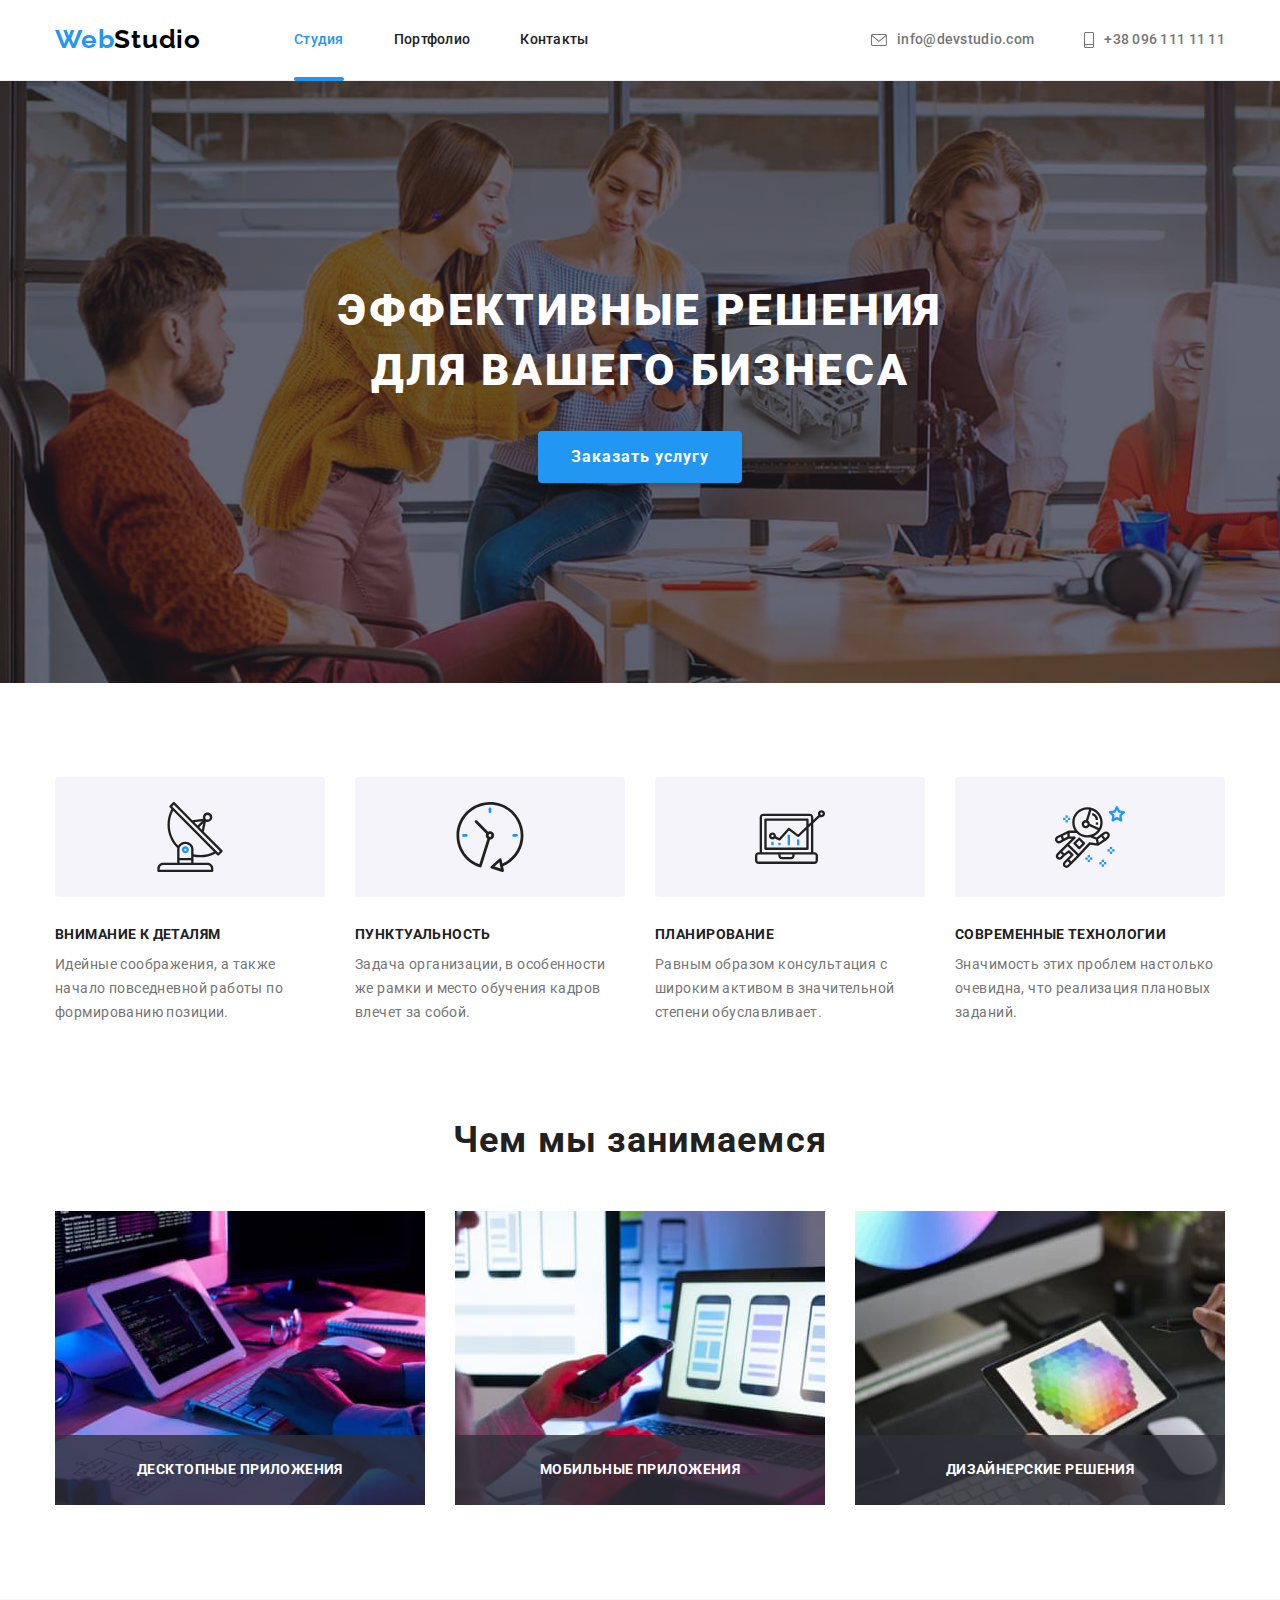
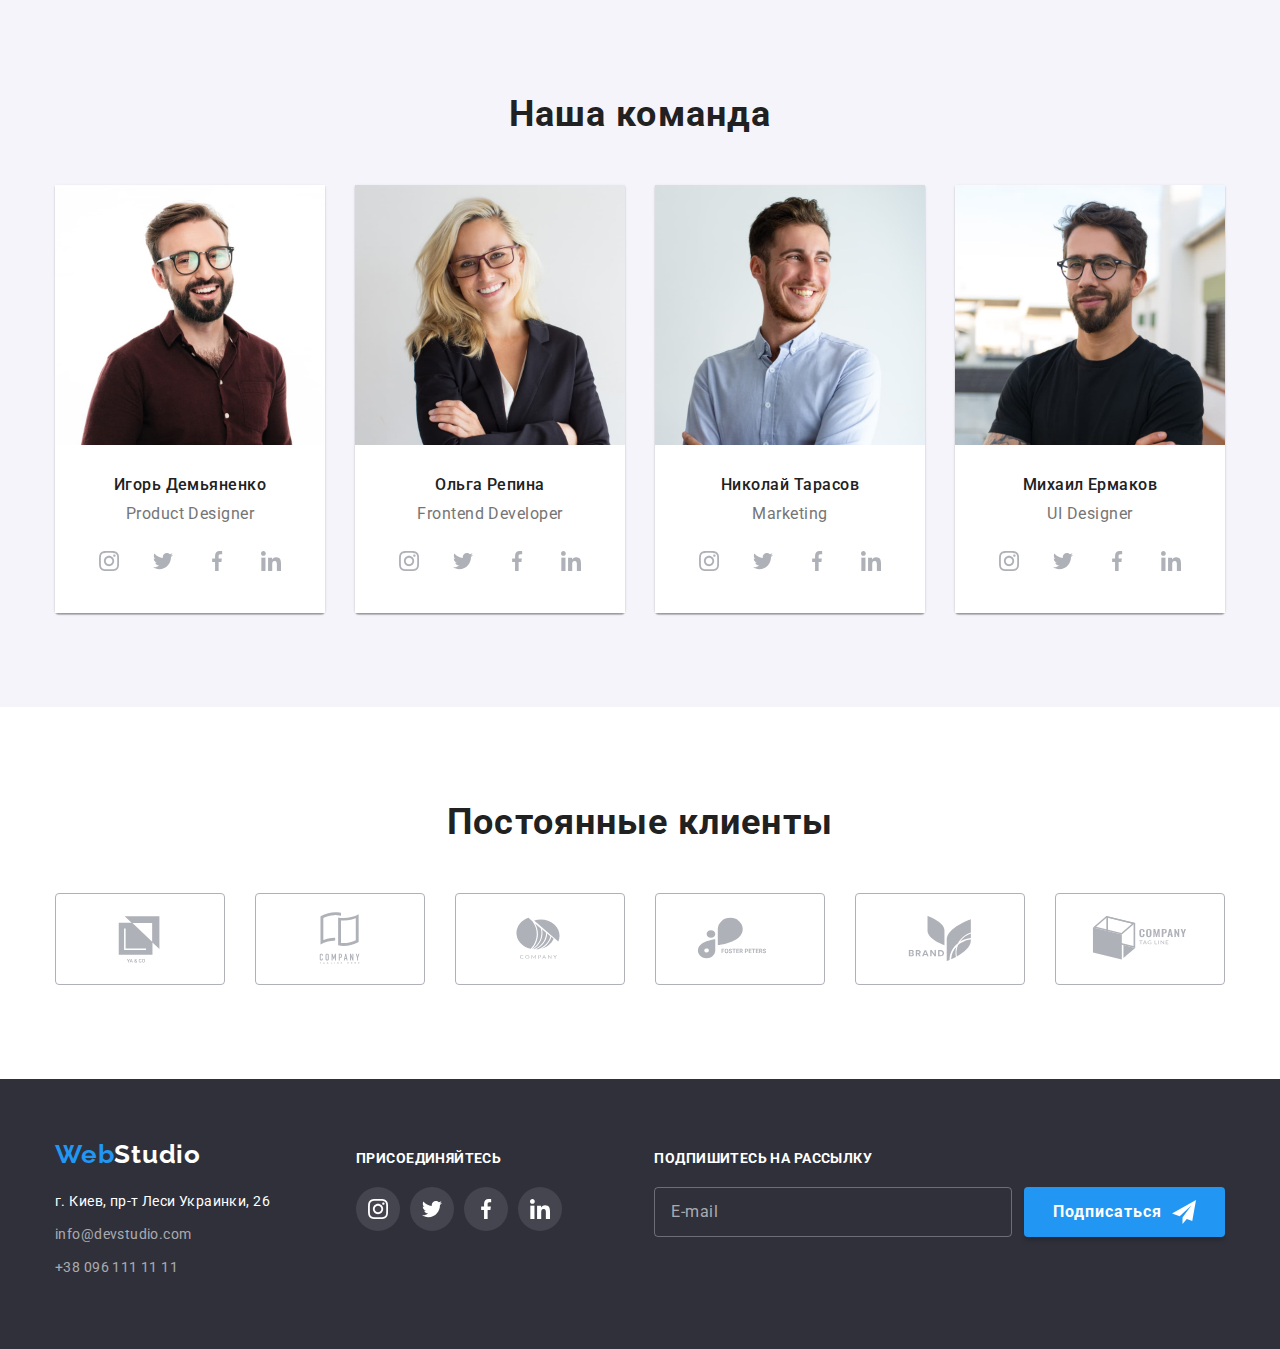
<file: index.html>
<!DOCTYPE html>
<html lang="ru">
<head>
    <meta charset="UTF-8">
    <meta http-equiv="X-UA-Compatible" content="IE=edge">
    <meta name="viewport" content="width=device-width, initial-scale=1.0">
    <title>Web studio</title>
    <link rel="preconnect" href="https://fonts.googleapis.com">
    <link rel="preconnect" href="https://fonts.gstatic.com" crossorigin>
    <link href="https://fonts.googleapis.com/css2?family=Raleway:wght@700&family=Roboto:wght@400;500;700;900&display=swap"
        rel="stylesheet">
        <link rel="stylesheet" href="https://cdnjs.cloudflare.com/ajax/libs/modern-normalize/1.1.0/modern-normalize.min.css">
        <link rel="stylesheet" href="./css/main.min.css">    
</head>
<body>
    <header class="header">
        <div class="container container_nav_centered">
        <a class="link logo header__logo" href="./index.html"> <span class="logo-secondary">Web</span>Studio</a>
    <nav class="header__nav">
        <ul class="list header__list">
            <li class="header__item">
                <a class="link header__link header__link_current" href="./index.html">Студия</a>
            </li >
            <li class="header__item">
                <a class="link header__link" href="./portfolio.html">Портфолио</a>
            </li >
            <li class="header__item">
                <a class="link header__link" href="">Контакты</a>
            </li >
        </ul>
    </nav >
        <ul class="list header__contacts">
            <li class="header__contacts-item">
                <a class="link header__contacts-link" href="mailto:info@devstudio.com">
                <svg class="header__contacts-icon"
                    width="16px"
                    height="12px">
                    <use href="./images/icons.svg.svg#icon-envelope"></use>
                </svg>
                <p class="header__contacts-mail">
                    info@devstudio.com
                </p></a>
            </li> 
            <li  class="header__contacts-item" >
                <a class="link header__contacts-link" href="tel:+380961111111">
                <svg class="header__contacts-icon"
                width="10px" 
                height="16px">
                <use href="./images/icons.svg.svg#icon-smartphone"></use>
                </svg>  
                <p class="header__contacts-phone">
                    +38 096 111 11 11
                </p>
            </a>
            </li>
        </ul>
    </div>
</header>
    <main>
        <!-- Герой -->
        <section class="hero">
            <div class="container">
            <h1 class="hero__title">Эффективные решения <br> для вашего бизнеса</h1>
            <button class=" btn action-btn hero__action-btn" type="button" data-modal-open>Заказать услугу</button>
            </div>
        </section>
        <section class="features">
           <div class="container">
                <!-- потом будет скрыто -->
            <h2 class="visually-hidden">Наши отличия</h2>
            <ul class="list features__list">
                <li class="features__item">
                    <div class="features__box">
                        <svg
                        width="70px"
                        height="70px">
                            <use href="./images/icons.svg.svg#icon-antenna-1"></use>
                        </svg>
                    </div>
                    <h3 class="features__after-title">Внимание к деталям</h3>
                    <p class="features__text">Идейные соображения, а также начало повседневной работы по формированию позиции.</p>
                </li>
                <li class="features__item">
                    <div class="features__box">
                        <svg 
                        width="70px"
                        height="70px">
                            <use href="./images/icons.svg.svg#icon-clock-1"></use>
                        </svg>
                    </div>
                    <h3 class="features__after-title">Пунктуальность</h3>
                    <p class="features__text">Задача организации, в особенности же рамки и место обучения кадров влечет за собой.</p>
                </li>
                <li class="features__item">
                    <div class="features__box">
                        <svg 
                        width="70px"
                        height="70px">
                            <use href="./images/icons.svg.svg#icon-diagram-1"></use>
                        </svg>
                    </div>
                    <h3 class="features__after-title">Планирование</h3>
                    <p class="features__text">Равным образом консультация с широким активом в значительной степени обуславливает.</p>
                </li>
                <li class="features__item">
                    <div class="features__box">
                        <svg 
                        width="70px"
                        height="70px">
                            <use href="./images/icons.svg.svg#icon-astronaut-1"></use>
                        </svg>
                    </div>
                    <h3 class="features__after-title">Современные технологии</h3>
                    <p class="features__text">Значимость этих проблем настолько очевидна, что реализация плановых заданий.</p>
                </li>
            </ul>
           </div>
        </section>
        <section class="work">
         <div class="container">
            <h2 class="title">Чем мы занимаемся</h2>
            <ul class="list work__list">
                <li class="work__item">
                    <img class="img " src="./images/what-we-do1.jpg" 
                    alt="программист пишет код"
                    width="370">   
                    <div class="work__after-title-div">
                        <h3 class="work__after-title">
                            Десктопные приложения
                        </h3>
                    </div>
                </li>
                <li class="work__item">
                    <img class="img " src="./images/what-we-do2.jpg"
                    alt="тестирование продукта"
                    width="370">
                    <div class="work__after-title-div">
                        <h3 class="work__after-title">
                            Мобильные приложения
                        </h3>
                    </div>
                </li>
                <li class="work__item">
                    <img class="img " src="./images/what-we-do3.jpg" 
                    alt="дизайн"
                    width="370">
                    <div class="work__after-title-div">
                        <h3 class="work__after-title">
                            Дизайнерские решения
                        </h3>
                    </div>
                </li>
            </ul>
         </div>
        </section>
        <!-- Наша команда -->
        <section class="team">
           <div class="container">
            <h2 class="title">Наша команда</h2>
            <ul class="list team__list">
                <li class="team__item">
                    <img class="img" src="./images/our-team1.jpg" 
                    alt="Фото работника - 1"
                    width="270">
                    <div class="team__members-box">
                        <h3 class="team__after-title">Игорь Демьяненко</h3>
                        <p class="card-text team__card-text">Product Designer</p>
                        <ul class="social-list list">
                            <li >
                                <a class="social-list__link link" href="">
                                    <svg class="social-list__icon" width="20" height="20">
                                        <use href="./images/icons.svg.svg#instagram"></use>
                                    </svg>
                                </a>
                            </li>
                            <li >
                                <a class="social-list__link link" href="">
                                    <svg class="social-list__icon" width="20" height="20">
                                        <use href="./images/icons.svg.svg#twitter"></use>
                                    </svg>
                                </a>
                            </li>
                            <li >
                                <a class="social-list__link link" href="">
                                    <svg class="social-list__icon" width="20" height="20">
                                        <use href="./images/icons.svg.svg#facebook"></use>
                                    </svg>
                                </a>
                            </li>
                            <li >
                                <a class="social-list__link link" href="">
                                    <svg class="social-list__icon" width="20" height="20">
                                        <use href="./images/icons.svg.svg#linkedin"></use>
                                    </svg>
                                </a>
                            </li>
                        </ul>
                    </div>
                </li>
                <li class="team__item">
                    <img class="img" src="./images/our-team2.jpg" 
                    alt="Фото работника - 2"
                    width="270">
                    <div class="team__members-box">
                        <h3 class="team__after-title">Ольга Репина</h3>
                        <p class="card-text team__card-text">Frontend Developer</p>
                        <ul class="social-list list">
                            <li >
                                <a class="social-list__link link" href="">
                                    <svg class="social-list__icon" width="20" height="20">
                                        <use href="./images/icons.svg.svg#instagram"></use>
                                    </svg>
                                </a>
                            </li>
                            <li >
                                <a class="social-list__link link" href="">
                                    <svg class="social-list__icon" width="20" height="20">
                                        <use href="./images/icons.svg.svg#twitter"></use>
                                    </svg>
                                </a>
                            </li>
                            <li >
                                <a class="social-list__link link" href="">
                                    <svg class="social-list__icon" width="20" height="20">
                                        <use href="./images/icons.svg.svg#facebook"></use>
                                    </svg>
                                </a>
                            </li>
                            <li >
                                <a class="social-list__link link" href="">
                                    <svg class="social-list__icon" width="20" height="20">
                                        <use href="./images/icons.svg.svg#linkedin"></use>
                                    </svg>
                                </a>
                            </li>
                        </ul>
                    </div>
                </li>
                <li class="team__item">
                   <img class="img" src="./images/our-team3.jpg" 
                   alt="Фото работника - 3"
                   width="270">
                    <div class="team__members-box">
                        <h3 class="team__after-title">Николай Тарасов</h3>
                        <p class="card-text team__card-text">Marketing</p>
                        <ul class="social-list list">
                            <li >
                                <a class="social-list__link link" href="">
                                    <svg class="social-list__icon" width="20" height="20">
                                        <use href="./images/icons.svg.svg#instagram"></use>
                                    </svg>
                                </a>
                            </li>
                            <li >
                                <a class="social-list__link link" href="">
                                    <svg class="social-list__icon" width="20" height="20">
                                        <use href="./images/icons.svg.svg#twitter"></use>
                                    </svg>
                                </a>
                            </li>
                            <li >
                                <a class="social-list__link link" href="">
                                    <svg class="social-list__icon" width="20" height="20">
                                        <use href="./images/icons.svg.svg#facebook"></use>
                                    </svg>
                                </a>
                            </li>
                            <li >
                                <a class="social-list__link link" href="">
                                    <svg class="social-list__icon" width="20" height="20">
                                        <use href="./images/icons.svg.svg#linkedin"></use>
                                    </svg>
                                </a>
                            </li>
                        </ul>
                    </div>
                </li>
                <li class="team__item">
                    <img class="img" src="./images/our-team4.jpg" 
                    alt="Фото работника - 4"
                    width="270">
                    <div class="team__members-box">
                        <h3 class="team__after-title">Михаил Ермаков</h3>
                        <p class="card-text team__card-text">UI Designer</p>
                        <ul class="social-list list">
                            <li >
                                <a class="social-list__link link" href="">
                                    <svg class="social-list__icon" width="20" height="20">
                                        <use href="./images/icons.svg.svg#instagram"></use>
                                    </svg>
                                </a>
                            </li>
                            <li >
                                <a class="social-list__link link" href="">
                                    <svg class="social-list__icon" width="20" height="20">
                                        <use href="./images/icons.svg.svg#twitter"></use>
                                    </svg>
                                </a>
                            </li>
                            <li >
                                <a class="social-list__link link" href="">
                                    <svg class="social-list__icon" width="20" height="20">
                                        <use href="./images/icons.svg.svg#facebook"></use>
                                    </svg>
                                </a>
                            </li>
                            <li >
                                <a class="social-list__link link" href="">
                                    <svg class="social-list__icon" width="20" height="20">
                                        <use href="./images/icons.svg.svg#linkedin"></use>
                                    </svg>
                                </a>
                            </li>
                        </ul>
                    </div>
                </li>
            </ul>
           </div>
        </section>
        <section class="clients">
            <div class="container">
                <h2 class="title">Постоянные клиенты</h2>
            <ul class="list clients__list">
                <li class="clients__list-item">
                    <a href="" class="link clients__list-link">
                        <svg class="clients__list-icon"
                        width="106" 
                        height="60">
                            <use href="./images/icons.svg.svg#icon-logo"></use>
                        </svg>
                    </a>
                </li>
                <li class="clients__list-item">
                    <a href="" class="link clients__list-link">
                        <svg class="clients__list-icon"
                        width="106" 
                        height="60">
                            <use href="./images/icons.svg.svg#icon-logo-1"></use>
                        </svg>
                    </a>
                </li>
                <li class="clients__list-item">
                    <a href="" class="link clients__list-link">
                        <svg class="clients__list-icon"
                        width="106" 
                        height="60">
                            <use href="./images/icons.svg.svg#icon-logo-2"></use>
                        </svg>
                    </a>
                </li>
                <li class="clients__list-item">
                    <a href="" class="link clients__list-link">
                        <svg class="clients__list-icon"
                        width="106" 
                        height="60">
                            <use href="./images/icons.svg.svg#icon-logo-3"></use>
                        </svg>
                    </a>
                </li>
                <li class="clients__list-item">
                    <a href="" class="link clients__list-link">
                        <svg class="clients__list-icon"
                        width="106" 
                        height="60">
                            <use href="./images/icons.svg.svg#icon-logo-4"></use>
                        </svg>
                    </a>
                </li>
                <li class="clients__list-item">
                    <a href="" class="link clients__list-link">
                        <svg class="clients__list-icon"
                        width="106" 
                        height="60">
                            <use href="./images/icons.svg.svg#icon-logo-5"></use>
                        </svg>
                    </a>
                </li>
            </ul>
        </div>
        </section>
    </main>
    <footer class="footer">
    <div class="container">
        <div class="footer__address">
            <div class="footer__address-div">
            <a class="link logo footer__logo" href="./index.html"> <span class="logo-secondary">Web</span>Studio</a>
            <address>
                <ul class="list">
                    <li class="footer__item">
                        <a class="link footer__link" href="https://goo.gl/maps/KCNXTtwUkDuFQo187">г. Киев, пр-т Леси Украинки, 26</a>
                    </li>
                    <li class="footer__item">
                        <a class="link footer__mail" href="mailto:info@devstudio.com">info@devstudio.com</a>
                    </li>
                    <li class="footer__item">
                        <a class="link footer__phone" href="tel:+380961111111">+38 096 111 11 11</a>
                    </li>
                </ul>            
            </address>
            </div>
            <div class="footer__socials">
                <p class="footer__socials-text">присоединяйтесь</p>
                <ul class="social-list list">
                    <li >
                        <a class="social-list__link link social-list__link_secondary" href="">
                            <svg class="social-list__icon social-list__icon_secondary" width="20" height="20">
                                <use href="./images/icons.svg.svg#instagram"></use>
                            </svg>
                        </a>
                    </li>
                    <li >
                        <a class="social-list__link link social-list__link_secondary" href="">
                            <svg class="social-list__icon social-list__icon_secondary" width="20" height="20">
                                <use href="./images/icons.svg.svg#twitter"></use>
                            </svg>
                        </a>
                    </li>
                    <li >
                        <a class="social-list__link link social-list__link_secondary" href="">
                            <svg class="social-list__icon social-list__icon_secondary" width="20" height="20">
                                <use href="./images/icons.svg.svg#facebook"></use>
                            </svg>
                        </a>
                    </li>
                    <li >
                        <a class="social-list__link link social-list__link_secondary" href="">
                            <svg class="social-list__icon social-list__icon_secondary" width="20" height="20">
                                <use href="./images/icons.svg.svg#linkedin"></use>
                            </svg>
                        </a>
                    </li>
                </ul>
            </div>
            <div class="footer__form-wrapper">
                <p class="footer__form-action-text">Подпишитесь на рассылку</p> 
                <form name="subscribe-form" class="footer__form">
                        <input name="user_mail" class="footer__form-input" type="email" placeholder="E-mail">
                    <button type="submit" class="btn action-btn footer__action-btn">
                        Подписаться
                        <svg class="footer__form-icon"
                        height="24"
                        width="24">
                            <use href="./images/icons.svg.svg#icon-send"></use>
                        </svg>
                    </button>
                </form>
            </div>
        </div>
    </div>
    </footer>
<!-- is-hidden -->
    <div class="backdrop backdrop_is_hidden" data-modal>
        <div class="modal">
            <button type="button" class="modal__close-btn" data-modal-close>
                <svg class="modal__close-icon"
                width="18" 
                height="18">
                    <use href="./images/icons.svg.svg#close-icon"></use>
                </svg>
            </button>
            <b class="modal__action-text">Оставьте свои данные, мы вам перезвоним</b>
            <form name="order_form" class="contact-form">
                <label class="contact-form__field">
                     <span class="contact-form__text">Имя</span>
                    <span class="contact-form__input-wrapper">
                        <input name="user_name" class="contact-form__input" type="text">
                        <svg class="contact-form__input-icon"
                            width="18"
                            height="18">
                            <use href="./images/icons.svg.svg#icon-person"></use>
                        </svg>
                    </span>
                </label>
                <label class="contact-form__field">
                    <span class="contact-form__text">Телефон</span>
                    <span class="contact-form__input-wrapper">
                        <input name="user_phone" class="contact-form__input" type="tel">
                        <svg class="contact-form__input-icon"
                        width="18"
                        height="18">
                        <use href="./images/icons.svg.svg#icon-phone"></use>
                    </svg>
                    </span>
                </label>
                <label class="contact-form__field">
                    <span class="contact-form__text">Почта</span>
                    <span class="contact-form__input-wrapper">
                        <input name="user_mail" class="contact-form__input" type="email">
                        <svg class="contact-form__input-icon"
                        width="18"
                        height="18">
                        <use href="./images/icons.svg.svg#icon-email"></use>
                    </svg>
                    </span>
                </label>
                <label class="contact-form__field">
                    <span class="contact-form__text">Комментарий</span>
                    <textarea name="user_message" class="contact-form__message"  placeholder="Введите текст"></textarea>
                </label>
                <div class="contact-form__checkbox-wrapper">
                    <input name="accept_policy" type="checkbox" class="contact-form__checkbox visually-hidden " required id="policy-checkbox">
                    <label for="policy-checkbox" class="contact-form__checkbox-label">
                        Соглашаюсь с рассылкой и принимаю&nbsp;<a class="contact-form__checkbox-link" href="">Условия договора</a>
                    </label>

                    <button type="submit" class="btn action-btn contact-form__action-btn">Отправить</button>
                </div>
            </form>
        </div>
    </div>
    <script src="./js/modal.js"></script>
    
</body>
</html>
</file>
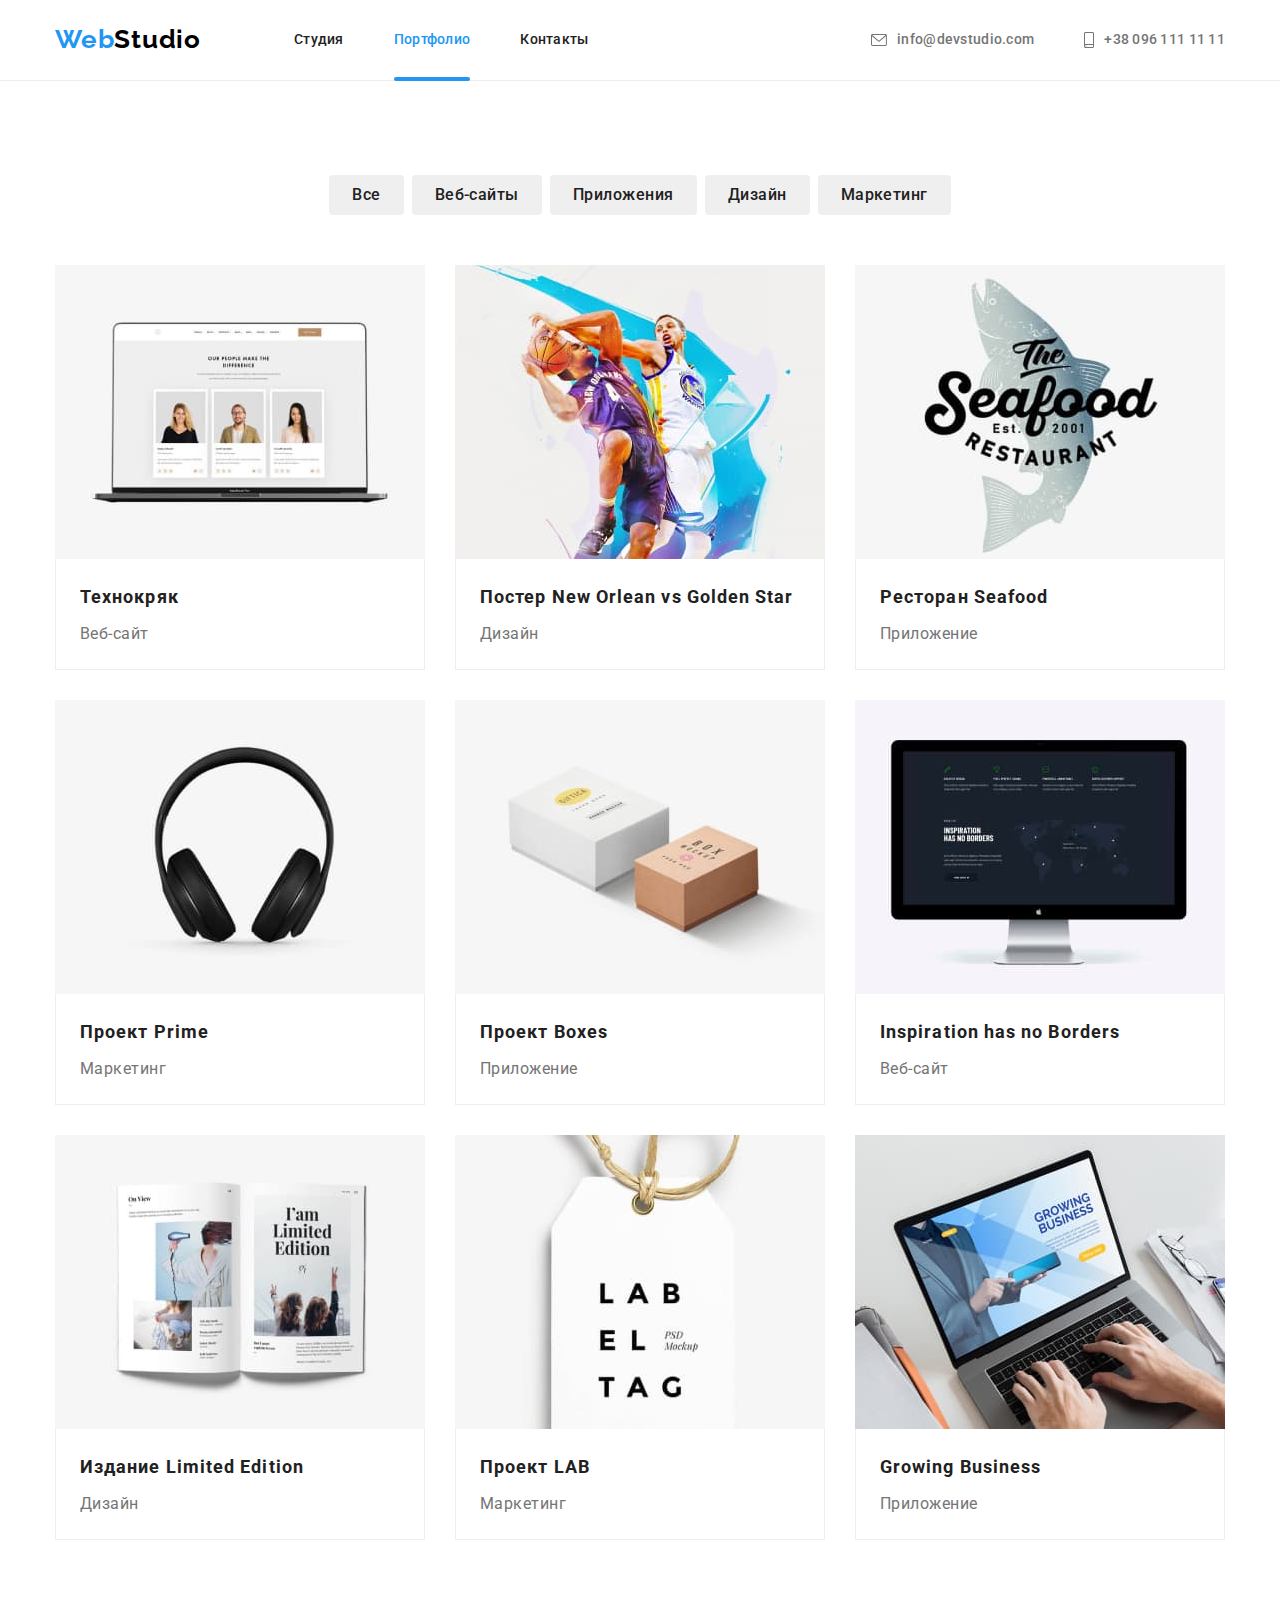
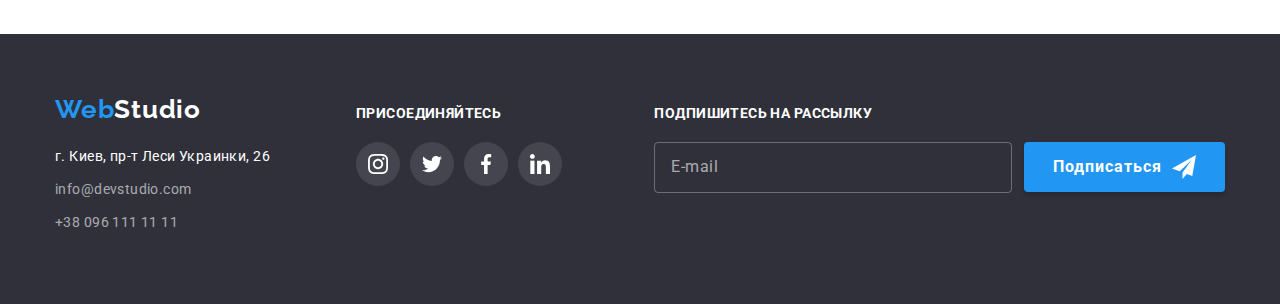
<file: portfolio.html>
<!DOCTYPE html>
<html lang="ru">
<head>
    <meta charset="UTF-8">
    <meta http-equiv="X-UA-Compatible" content="IE=edge">
    <meta name="viewport" content="width=device-width, initial-scale=1.0">
    <title>Web studio</title>
    <link rel="preconnect" href="https://fonts.googleapis.com">
    <link rel="preconnect" href="https://fonts.gstatic.com" crossorigin>
    <link href="https://fonts.googleapis.com/css2?family=Raleway:wght@700&family=Roboto:wght@400;500;700;900&display=swap"
        rel="stylesheet">
    <link rel="stylesheet" href="https://cdnjs.cloudflare.com/ajax/libs/modern-normalize/1.1.0/modern-normalize.min.css">
    <link rel="stylesheet" href="./css/main.min.css">    
</head>
<body>
    <header class="header">
        <div class="container container_nav_centered">
        <a class="link logo header__logo" href="./index.html"> <span class="logo-secondary">Web</span>Studio</a>
    <nav class="header__nav">
        <ul class="list header__list">
            <li class="header__item">
                <a class="link header__link" href="./index.html">Студия</a>
            </li >
            <li class="header__item">
                <a class="link header__link header__link_current" href="./portfolio.html">Портфолио</a>
            </li >
            <li class="header__item">
                <a class="link header__link" href="">Контакты</a>
            </li >
        </ul>
    </nav >
        <ul class="list header__contacts">
            <li class="header__contacts-item">
                <a class="link header__contacts-link" href="mailto:info@devstudio.com">
                <svg class="header__contacts-icon"
                    width="16px"
                    height="12px">
                    <use href="./images/icons.svg.svg#icon-envelope"></use>
                </svg>
                <p class="header__contacts-mail">
                    info@devstudio.com
                </p></a>
            </li> 
            <li  class="header__contacts-item" >
                <a class="link header__contacts-link" href="tel:+380961111111">
                <svg class="header__contacts-icon"
                width="10px" 
                height="16px">
                <use href="./images/icons.svg.svg#icon-smartphone"></use>
                </svg>  
                <p class="header__contacts-phone">
                    +38 096 111 11 11
                </p>
            </a>
            </li>
        </ul>
    </div>
</header>
    <main>
        <!-- Наши работы -->
        <section class="works" >
            <div class="container">
                <!-- потом будет скрыто -->
            <h2 class="works__nav-title">Наши работы</h2>
            <ul class="list works__nav-list">
                <li class="works__nav-item">
                    <button class="btn works__nav-btn" type="button">Все</button>
                </li>
                <li class="works__nav-item">
                    <button class="btn works__nav-btn" type="button">Веб-сайты</button>
                </li>
                <li class="works__nav-item">
                    <button class="btn works__nav-btn" type="button">Приложения</button>
                </li>
                <li class="works__nav-item">
                    <button class="btn works__nav-btn" type="button">Дизайн</button>
                </li>
                <li class="works__nav-item">
                    <button class="btn works__nav-btn" type="button">Маркетинг</button>
                </li>
            </ul>
            <ul class="list works__examples-list">
                <li class="works__examples-item">
                    <div class="works__example-picture-container">
                    <img class="img" src="./images/our-works1.jpg" 
                    alt="страница сайта"
                    width="370">
                    <div class="works__examples-picture-div">
                        <p class="works__example-picture-div-text">Технокряк это современная площадка распространения коронавируса. Компании используют эту платформу для цифрового шпионажа и атак на защищённые сервера конкурентов.</p>
                    </div>
                </div>
                    <div class="works__block">
                        <h3 class="works__examples-after-title">Технокряк</h3>
                        <p class="card-text works__card-text">Веб-сайт</p>
                    </div>
                </li>
                <li class="works__examples-item">
                    <div class="works__example-picture-container">
                    <img class="img" src="./images/our-works2.jpg" 
                    alt="дизайн постера"
                    width="370">
                    <div class="works__examples-picture-div">
                        <p class="works__example-picture-div-text">Технокряк это современная площадка распространения коронавируса. Компании используют эту платформу для цифрового шпионажа и атак на защищённые сервера конкурентов.</p>
                    </div>
                </div>
                    <div class="works__block">
                        <h3 class="works__examples-after-title">Постер New Orlean vs Golden Star</h3>
                    <p class="card-text works__card-text">Дизайн</p>
                    </div>
                </li>
                <li class="works__examples-item">
                    <div class="works__example-picture-container">
                    <img class="img" src="./images/our-works3.jpg" 
                    alt="иконка приложения"
                    width="370">
                    <div class="works__examples-picture-div">
                        <p class="works__example-picture-div-text">Технокряк это современная площадка распространения коронавируса. Компании используют эту платформу для цифрового шпионажа и атак на защищённые сервера конкурентов.</p>
                    </div>
                </div>
                    <div class="works__block">
                        <h3 class="works__examples-after-title">Ресторан Seafood</h3>
                        <p class="card-text works__card-text">Приложение</p>
                    </div>
                </li>
                <li class="works__examples-item">
                    <div class="works__example-picture-container">
                    <img class="img" src="./images/our-works4.jpg" 
                    alt="наушники"
                    width="370">
                    <div class="works__examples-picture-div">
                        <p class="works__example-picture-div-text">Технокряк это современная площадка распространения коронавируса. Компании используют эту платформу для цифрового шпионажа и атак на защищённые сервера конкурентов.</p>
                    </div>
                </div>
                    <div class="works__block">
                        <h3 class="works__examples-after-title">Проект Prime</h3>
                        <p class="card-text works__card-text">Маркетинг</p>
                    </div>               
                </li>
                <li class="works__examples-item">
                    <div class="works__example-picture-container">
                    <img class="img" src="./images/our-works5.jpg" 
                    alt="коробки с брендингом"
                    width="370">
                    <div class="works__examples-picture-div">
                        <p class="works__example-picture-div-text">Технокряк это современная площадка распространения коронавируса. Компании используют эту платформу для цифрового шпионажа и атак на защищённые сервера конкурентов.</p>
                    </div>
                </div>
                    <div class="works__block">
                        <h3 class="works__examples-after-title">Проект Boxes</h3>
                        <p class="card-text works__card-text">Приложение</p>
                    </div>               
                </li>
                <li class="works__examples-item">
                    <div class="works__example-picture-container">
                    <img class="img" src="./images/our-works6.jpg" 
                    alt="страница сайта"
                    width="370">
                    <div class="works__examples-picture-div">
                        <p class="works__example-picture-div-text">Технокряк это современная площадка распространения коронавируса. Компании используют эту платформу для цифрового шпионажа и атак на защищённые сервера конкурентов.</p>
                    </div>
                </div>
                    <div class="works__block">
                        <h3 class="works__examples-after-title">Inspiration has no Borders</h3>
                        <p class="card-text works__card-text">Веб-сайт</p>
                    </div>               
                </li>
                <li class="works__examples-item">
                    <div class="works__example-picture-container">
                    <img class="img" src="./images/our-works7.jpg" 
                    alt="журнал"
                    width="370">
                    <div class="works__examples-picture-div">
                        <p class="works__example-picture-div-text">Технокряк это современная площадка распространения коронавируса. Компании используют эту платформу для цифрового шпионажа и атак на защищённые сервера конкурентов.</p>
                    </div>
                </div>
                    <div class="works__block">
                        <h3 class="works__examples-after-title">Издание Limited Edition</h3>
                        <p class="card-text works__card-text">Дизайн</p>
                    </div>
                </li>
                <li class="works__examples-item">
                    <div class="works__example-picture-container">
                    <img class="img" src="./images/our-works8.jpg"
                    alt="бирка"
                    width="370">
                    <div class="works__examples-picture-div">
                        <p class="works__example-picture-div-text">Технокряк это современная площадка распространения коронавируса. Компании используют эту платформу для цифрового шпионажа и атак на защищённые сервера конкурентов.</p>
                    </div>
                </div>
                    <div class="works__block">
                        <h3 class="works__examples-after-title">Проект LAB</h3>
                        <p class="card-text works__card-text">Маркетинг</p>
                    </div>            
                </li>
                <li class="works__examples-item">
                    <div class="works__example-picture-container">
                    <img class="img" src="./images/our-works9.jpg" 
                    alt="страница сайта"
                    width="370">
                    <div class="works__examples-picture-div">
                        <p class="works__example-picture-div-text">Технокряк это современная площадка распространения коронавируса. Компании используют эту платформу для цифрового шпионажа и атак на защищённые сервера конкурентов.</p>
                    </div>
                </div>
                    <div class="works__block">
                        <h3 class="works__examples-after-title">Growing Business</h3>
                        <p class="card-text works__card-text">Приложение</p>
                    </div>
                </li>
            </ul>
            </div>
        </section>
    </main>
    <footer class="footer">
        <div class="container">
            <div class="footer__address">
                <div class="footer__address-div">
                <a class="link logo footer__logo" href="./index.html"> <span class="logo-secondary">Web</span>Studio</a>
                <address>
                    <ul class="list">
                        <li class="footer__item">
                            <a class="link footer__link" href="https://goo.gl/maps/KCNXTtwUkDuFQo187">г. Киев, пр-т Леси Украинки, 26</a>
                        </li>
                        <li class="footer__item">
                            <a class="link footer__mail" href="mailto:info@devstudio.com">info@devstudio.com</a>
                        </li>
                        <li class="footer__item">
                            <a class="link footer__phone" href="tel:+380961111111">+38 096 111 11 11</a>
                        </li>
                    </ul>            
                </address>
                </div>
                <div class="footer__socials">
                    <p class="footer__socials-text">присоединяйтесь</p>
                    <ul class="social-list list">
                        <li >
                            <a class="social-list__link link social-list__link_secondary" href="">
                                <svg class="social-list__icon social-list__icon_secondary" width="20" height="20">
                                    <use href="./images/icons.svg.svg#instagram"></use>
                                </svg>
                            </a>
                        </li>
                        <li >
                            <a class="social-list__link link social-list__link_secondary" href="">
                                <svg class="social-list__icon social-list__icon_secondary" width="20" height="20">
                                    <use href="./images/icons.svg.svg#twitter"></use>
                                </svg>
                            </a>
                        </li>
                        <li >
                            <a class="social-list__link link social-list__link_secondary" href="">
                                <svg class="social-list__icon social-list__icon_secondary" width="20" height="20">
                                    <use href="./images/icons.svg.svg#facebook"></use>
                                </svg>
                            </a>
                        </li>
                        <li >
                            <a class="social-list__link link social-list__link_secondary" href="">
                                <svg class="social-list__icon social-list__icon_secondary" width="20" height="20">
                                    <use href="./images/icons.svg.svg#linkedin"></use>
                                </svg>
                            </a>
                        </li>
                    </ul>
                </div>
                <div class="footer__form-wrapper">
                    <p class="footer__form-action-text">Подпишитесь на рассылку</p> 
                    <form name="subscribe-form" class="footer__form">
                            <input name="user_mail" class="footer__form-input" type="email" placeholder="E-mail">
                        <button type="submit" class="btn action-btn footer__action-btn">
                            Подписаться
                            <svg class="footer__form-icon"
                            height="24"
                            width="24">
                                <use href="./images/icons.svg.svg#icon-send"></use>
                            </svg>
                        </button>
                    </form>
                </div>
            </div>
        </div>
        </footer>
</body>
</html>
</file>
<file: css/main.min.css>
:root{--first-header-color: #2196f3;--second-header-color: #000000;--third-header-color: #757575;--accent-color: #2196f3;--second-accent-color: #ffffff;--first-page-color: #212121;--second-page-color: #ffffff;--third-page-color: #757575;--fourth-page-color: #2196f3;--first-background-color: #ffffff;--second-background-color: #2f303a;--third-background-color: #e5e5e5;--fourth-background-color: #f5f4fa;--first-footer-color: #ffffff;--second-footer-color: #2196f3;--third-footer-color: rgba(255, 255, 255, 0.6);--btn-shadow-color: rgba(0, 0, 0, 0.15);--first-line-color: #ECECEC;--second-line-color: #EEEEEE;--first-shadow-color: rgba(0, 0, 0, 0.12);--second-shadow-color: rgba(0, 0, 0, 0.14);--third-shadow-color: rgba(0, 0, 0, 0.2);--fourth-shadow-color: rgba(0, 0, 0, 0.06);--fifth-shadow-color: rgba(0, 0, 0, 0.16);--sixth-shadow-color: rgba(0, 0, 0, 0.1);--seventh-shadow-color: rgba(0, 0, 0, 0.08);--first-icon-color: #AFB1B8;--second-icon-color: #000000;--first-link-background-color: rgba(255, 255, 255, 0.1);--overlay-color: rgba(47, 48, 58, 0.4);--second-overlay-color: rgba(0, 0, 0, 0.2);--third-overlay-color: rgba(47, 48, 58, 0.8);--fifth-overlay-color: rgba(33, 150, 243, 0.9);--design-color: rgba(0, 0, 0, 0.1);--timing-function: cubic-bezier(0.4, 0, 0.2, 1);--first-border-color: rgba(33, 33, 33, 0.2);--second-border-color:rgba(255, 255, 255, 0.3);--third-border-color:#ffffff;--first-placeholder-color:rgba(117, 117, 117, 0.5)
  }.visually-hidden{position:absolute;width:1px;height:1px;margin:-1px;border:0;padding:0;white-space:nowrap;clip-path:inset(100%);clip:rect(0 0 0 0);overflow:hidden}html{box-sizing:border-box}*,*::before,*::after{box-sizing:border-box}body{font-family:'Roboto', sans-serif;color:#212121}.btn{cursor:pointer;border:1px solid transparent}.list{list-style:none;padding:0;margin:0}h1,h2,h3,h4,h5,h6,p{padding:0;margin:0}.link{text-decoration:none}.img{display:block;max-width:100%;height:auto}.container{width:1200px;padding-left:15px;padding-right:15px;margin-left:auto;margin-right:auto}.container_nav_centered{display:flex;align-items:center}.logo{display:block;font-family:'Raleway', sans-serif;font-weight:700;font-size:26px;line-height:1.19;letter-spacing:0.03em}.logo-secondary{color:var(--accent-color)}.title{margin-bottom:50px;font-weight:700;font-size:36px;line-height:1.17;text-align:center;letter-spacing:0.03em}.action-btn{transition:scale 250ms var(--timing-function);min-width:200px;font-weight:700;font-size:16px;line-height:1.88;text-align:center;letter-spacing:0.06em;color:var(--second-page-color);background:var(--accent-color);box-shadow:0px 4px 4px var(--btn-shadow-color);border-radius:4px}.action-btn:active{transform:scale(0.95)}.card-text{font-size:16px;letter-spacing:0.03em;color:var(--third-page-color)}.social-list{display:flex;justify-content:space-between}.social-list__link{transition:background-color 250ms var(--timing-function);display:flex;align-items:center;justify-content:center;width:44px;height:44px;border-radius:50%}.social-list__link:hover,.social-list__link:focus{background-color:var(--accent-color)}.social-list__icon{transition:fill 250ms var(--timing-function);fill:var(--first-icon-color)}.social-list__link:hover .social-list__icon,.social-list__link:focus .social-list__icon{fill:var(--second-accent-color)}.header{padding-top:0;padding-bottom:0;background-color:var(--first-background-color);border-bottom:1px solid var(--first-line-color)}.header__logo{padding-top:24px;padding-bottom:25px;color:var(--second-header-color)}.header__nav{margin-left:93px}.header__list{display:flex}.header__list .header__item:not(:last-child){margin-right:50px}.header__link{transition:color 250ms var(--timing-function);position:relative;display:block;padding-top:32px;padding-bottom:32px;font-weight:500;font-size:14px;line-height:1.14;letter-spacing:0.02em;color:inherit}.header__link.header__link_current{color:var(--accent-color)}.header__link.header__link_current::after{transform:translateY(1px);position:absolute;bottom:0;left:0;content:"";border-radius:2px;width:100%;height:4px;background-color:var(--accent-color)}.header__link:hover,.header__link:focus{color:var(--accent-color)}.header__contacts{display:flex;margin-left:auto}.header__contacts .header__contacts-item:not(:last-child){margin-right:50px}.header__contacts-link{display:flex;align-items:center;padding-top:32px;padding-bottom:32px}.header__contacts-mail,.header__contacts-phone{transition:color 250ms var(--timing-function);font-weight:500;font-size:14px;line-height:1.14;letter-spacing:0.02em;color:var(--third-header-color)}.header__contacts-link:hover .header__contacts-mail,.header__contacts-link:focus .header__contacts-mail,.header__contacts-link:hover .header__contacts-phone,.header__contacts-link:focus .header__contacts-phone{color:var(--accent-color)}.header__contacts-icon{transition:fill 250ms var(--timing-function);fill:var(--third-header-color);margin-right:10px}.header__contacts-link:hover .header__contacts-icon,.header__contacts-link:focus .header__contacts-icon{fill:var(--accent-color)}.hero{background-image:linear-gradient(var(--overlay-color), var(--overlay-color)),url(../images/hero-image.jpg);background-size:cover;max-width:1600px;padding-top:200px;padding-bottom:200px;padding-left:15px;padding-right:15px;margin-left:auto;margin-right:auto;background-color:var(--second-background-color);text-align:center}.hero__title{margin-bottom:30px;font-weight:900;font-size:44px;line-height:1.36;letter-spacing:0.06em;text-transform:uppercase;color:var(--second-page-color)}.hero__action-btn{padding:10px 32px}.features{padding-top:94px;padding-bottom:94px;background-color:var(--first-background-color)}.features__list{display:flex}.features__item{width:270px}.features__list .features__item:not(:last-child){margin-right:30px}.features__after-title{margin-bottom:10px;font-weight:700;font-size:14px;line-height:1.14;letter-spacing:0.03em;text-transform:uppercase}.features__text{font-size:14px;line-height:1.71;letter-spacing:0.03em;color:var(--third-page-color)}.features__box{display:flex;align-items:center;justify-content:center;margin-bottom:30px;padding:25px 100px;border-radius:4px;background:var(--fourth-background-color)}.work{padding-bottom:94px;background-color:var(--first-background-color)}.work__item{position:relative;width:370px}.work__list .work__item:not(:last-child){margin-right:30px}.work__after-title-div{position:absolute;width:100%;bottom:0;left:0;padding:27px 82px;background:var(--third-overlay-color)}.work__after-title{font-weight:700;font-size:14px;line-height:1.14;text-align:center;letter-spacing:0.03em;text-transform:uppercase;color:var(--second-page-color)}.work__list{display:flex}.team{padding-top:94px;padding-bottom:94px;background-color:var(--fourth-background-color)}.team__item{width:270px;box-shadow:0px 1px 3px var(--first-shadow-color),0px 1px 1px var(--second-shadow-color),0px 2px 1px var(--third-shadow-color);border-radius:0px 0px 4px 4px}.team__list .team__item:not(:last-child){margin-right:30px}.team__list{display:flex}.team__after-title{margin-bottom:10px;font-weight:500;font-size:16px;line-height:1.19;text-align:center;letter-spacing:0.03em}.team__card-text{margin-bottom:16px;line-height:1.19;text-align:center}.team__members-box{padding-top:30px;padding-bottom:30px;padding-left:32px;padding-right:32px;background-color:var(--first-background-color)}.clients{padding-top:94px;padding-bottom:94px;background-color:var(--first-background-color)}.clients__list{display:flex}.clients__list-link{transition:border-color 250ms var(--timing-function);display:flex;align-items:center;justify-content:center;border:1px solid var(--first-icon-color);border-radius:4px;width:170px;height:92px}.clients__list-link:hover,.clients__list-link:focus{border-color:var(--accent-color)}.clients__list .clients__list-item:not(:last-child){margin-right:30px}.clients__list-icon{transition:fill 250ms var(--timing-function);fill:var(--first-icon-color)}.clients__list-link:hover .clients__list-icon,.clients__list-link:focus .clients__list-icon{fill:var(--accent-color)}.footer{padding-top:60px;padding-bottom:60px;background-color:var(--second-background-color)}.footer__logo{margin-bottom:20px;color:var(--first-footer-color)}.footer__link,.footer__mail,.footer__phone{font-style:normal;font-weight:400;font-size:14px;line-height:1.71;letter-spacing:0.03em;color:var(--first-footer-color)}.footer__link,.footer__mail{display:inline-block}.footer__mail,.footer__phone{transition:color 250ms var(--timing-function);color:var(--third-footer-color)}.footer__mail:hover,.footer__mail:focus,.footer__phone:hover,.footer__phone:focus{color:var(--accent-color)}.footer__item{margin-bottom:9px}.footer__socials-text{margin-bottom:20px;font-weight:700;font-size:14px;line-height:1.14;letter-spacing:0.03em;text-transform:uppercase;color:var(--second-page-color)}.footer__address-div{min-width:231px;margin-right:70px}.footer__socials{min-width:206px}.footer__address{display:flex;align-items:baseline}.social-list__icon_secondary{fill:var(--second-accent-color)}.social-list__link_secondary{background-color:var(--first-link-background-color)}.footer__form-wrapper{margin-left:auto}.footer__form{display:flex}.footer__form-action-text{display:block;margin-bottom:20px;font-weight:700;font-size:14px;line-height:1.14;letter-spacing:0.03em;text-transform:uppercase;color:var(--first-footer-color)}.footer__form-input{transition:border-color 250ms var(--timing-function);outline:none;display:block;padding:15px 16px;min-width:358px;margin-right:12px;border:1px solid var(--second-border-color);filter:drop-shadow(0px 4px 4px var(--form-shadow-color));border-radius:4px;background-color:transparent;color:var(--first-footer-color)}.footer__form-input::placeholder{font-size:16px;line-height:1.25;letter-spacing:0.03em;color:var(--third-footer-color)}.footer__form-input:hover,.footer__form-input:focus{border-color:var(--accent-color)}.footer__action-btn{display:flex;align-items:center;padding:10px 28px;height:50px}.footer__form-icon{margin-left:10px;fill:var(--second-accent-color)}.works{padding-top:94px;padding-bottom:94px;background-color:var(--first-background-color)}.works__nav-title{display:none}.works__nav-list{display:flex;justify-content:center;margin-bottom:50px}.works__nav-list .works__nav-item:not(:last-child){margin-right:8px}.works__nav-btn{transition:box-shadow 250ms var(--timing-function),color 250ms var(--timing-function),background-color 250ms var(--timing-function);border-radius:4px;padding:6px 22px;min-width:73px;font-family:inherit;font-weight:500;font-size:16px;line-height:1.63;text-align:center;letter-spacing:0.03em;color:inherit}.works__nav-btn:hover,.works__nav-btn:focus{box-shadow:0px 3px 1px var(--sixth-shadow-color),0px 1px 2px var(--seventh-shadow-color),0px 2px 2px var(--first-shadow-color);color:var(--second-accent-color);background-color:var(--accent-color)}.works__examples-list{display:flex;flex-wrap:wrap;margin-top:-30px;margin-left:-30px}.works__examples-item{transition:box-shadow 250ms var(--timing-function);flex-basis:calc((100% - 90px) / 3);margin-top:30px;margin-left:30px;overflow:hidden}.works__examples-item:hover{box-shadow:0px 1px 1px var(--first-shadow-color),0px 4px 4px var(--fourth-shadow-color),1px 4px 6px var(--fifth-shadow-color)}.works__examples-after-title{margin-bottom:4px;font-weight:700;font-size:18px;line-height:2;letter-spacing:0.06em}.works__card-text{line-height:1.88}.works__block{position:relative;z-index:1;padding:20px 24px;border:1px solid var(--second-line-color);border-top:none;background-color:var(--first-background-color)}.works__example-picture-container{position:relative}.works__examples-picture-div{transform:translateY(100%);transition:transform 250ms var(--timing-function);position:absolute;width:100%;height:100%;top:0;left:0;padding:63px 24px;opacity:0;background-color:var(--fifth-overlay-color)}.works__examples-item:hover .works__examples-picture-div{transform:translateY(0);opacity:1}.works__example-picture-div-text{font-size:18px;line-height:1.56;letter-spacing:0.03em;color:var(--second-page-color)}.backdrop{transition:opacity 250ms var(--timing-function),visibility 250ms var(--timing-function);position:fixed;top:0;left:0;width:100%;height:100%;background-color:var(--second-overlay-color)}.backdrop.backdrop_is_hidden{opacity:0;visibility:hidden;pointer-events:none}.modal{position:absolute;top:50%;left:50%;transform:translate(-50%, -50%);padding:40px;width:528px;height:581px;background-color:var(--first-background-color)}.modal__close-btn{transition:scale 250ms var(--timing-function);position:absolute;top:8px;right:8px;display:flex;justify-content:center;align-items:center;width:30px;height:30px;border-radius:50%;border:1px solid var(--design-color);padding:0;cursor:pointer;background-color:transparent}.modal__close-btn:active{transform:scale(0.95)}.modal__close-icon{transition:fill 250ms var(--timing-function);fill:var(--second-icon-color)}.modal__close-btn:hover .modal__close-icon,.modal__close-btn:focus .modal__close-icon{fill:var(--accent-color)}.modal__action-text{display:block;margin-bottom:12px;font-size:20px;line-height:1.15;text-align:center;letter-spacing:0.03em}.contact-form__field{display:block;margin-bottom:10px}.contact-form__field:nth-child(4){margin-bottom:0}.contact-form__text{display:block;margin-bottom:4px;font-size:12px;line-height:1.17;letter-spacing:0.01em;color:var(--third-page-color)}.contact-form__input{transition:border-color 250ms var(--timing-function);width:100%;height:40px;padding-left:42px;border:1px solid var(--first-border-color);border-radius:4px;outline:none}.contact-form__input:hover,.contact-form__input:focus{border-color:var(--accent-color)}.contact-form__message{transition:border-color 250ms var(--timing-function);width:100%;height:120px;resize:none;display:block;outline:none;border:1px solid var(--first-border-color);border-radius:4px;padding:12px 16px}.contact-form__message:hover,.contact-form__message:focus{border-color:var(--accent-color)}.contact-form__message::placeholder{font-size:12px;line-height:1.17;letter-spacing:0.01em;color:var(--first-placeholder-color)}.contact-form__checkbox{position:absolute}.contact-form__checkbox-wrapper{margin-top:20px}.contact-form__input-wrapper{position:relative;display:block}.contact-form__input-icon{transition:fill 250ms var(--timing-function);position:absolute;transform:translateY(-50%);top:50%;left:12px}.contact-form__input:hover+.contact-form__input-icon,.contact-form__input:focus+.contact-form__input-icon{fill:var(--accent-color)}.contact-form__checkbox-label{display:flex;justify-content:center;align-items:center;font-size:14px;line-height:1.71;letter-spacing:0.03em;color:var(--third-page-color)}.contact-form__checkbox-label::before{content:"";transition:background-color 250ms var(--timing-function),border-color 250ms var(--timing-function),background-image 250ms var(--timing-function);display:inline-block;width:16px;height:15px;border:2px solid;border-color:var(--first-page-color);border-radius:2px;cursor:pointer;margin-right:9px}.contact-form__checkbox:checked+.contact-form__checkbox-label::before{background-color:var(--accent-color);border-color:var(--accent-color);background-image:url(../images/icon-check.svg);background-repeat:no-repeat}.contact-form__checkbox:focus+.contact-form__checkbox-label::before{border-color:var(--accent-color)}.contact-form__checkbox-link{font-size:14px;line-height:1.71;letter-spacing:0.03em;color:var(--accent-color)}.contact-form__action-btn{display:block;padding:10px 55px;margin-top:30px;margin-left:auto;margin-right:auto}
/*# sourceMappingURL=main.min.css.map */
</file>
